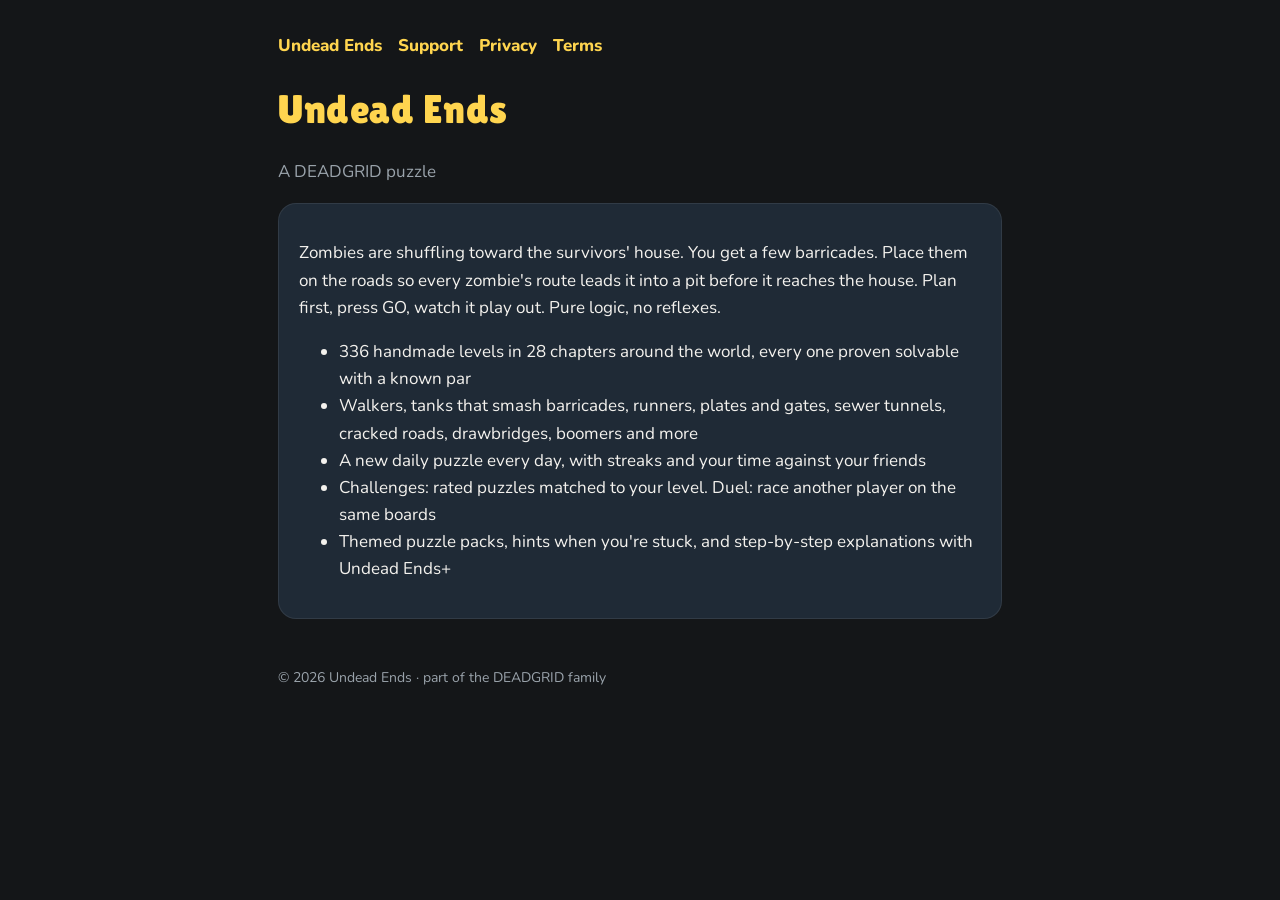
<file: index.html>
<!doctype html><html lang="en"><head><meta charset="utf-8"><meta name="viewport" content="width=device-width, initial-scale=1"><link rel="preconnect" href="https://fonts.googleapis.com"><link href="https://fonts.googleapis.com/css2?family=Lilita+One&family=Nunito:wght@400;800&display=swap" rel="stylesheet"><link rel="stylesheet" href="style.css"><title>Undead Ends</title></head><body><main><nav><a href="index.html">Undead Ends</a><a href="support.html">Support</a><a href="privacy.html">Privacy</a><a href="terms.html">Terms</a></nav>
<h1>Undead Ends</h1><p class="soft">A DEADGRID puzzle</p>
<div class="card"><p>Zombies are shuffling toward the survivors' house. You get a few barricades. Place them on the roads so every zombie's route leads it into a pit before it reaches the house. Plan first, press GO, watch it play out. Pure logic, no reflexes.</p>
<ul><li>336 handmade levels in 28 chapters around the world, every one proven solvable with a known par</li>
<li>Walkers, tanks that smash barricades, runners, plates and gates, sewer tunnels, cracked roads, drawbridges, boomers and more</li>
<li>A new daily puzzle every day, with streaks and your time against your friends</li>
<li>Challenges: rated puzzles matched to your level. Duel: race another player on the same boards</li>
<li>Themed puzzle packs, hints when you're stuck, and step-by-step explanations with Undead Ends+</li></ul></div>
<footer>© 2026 Undead Ends · part of the DEADGRID family</footer>
</main></body></html>
</file>
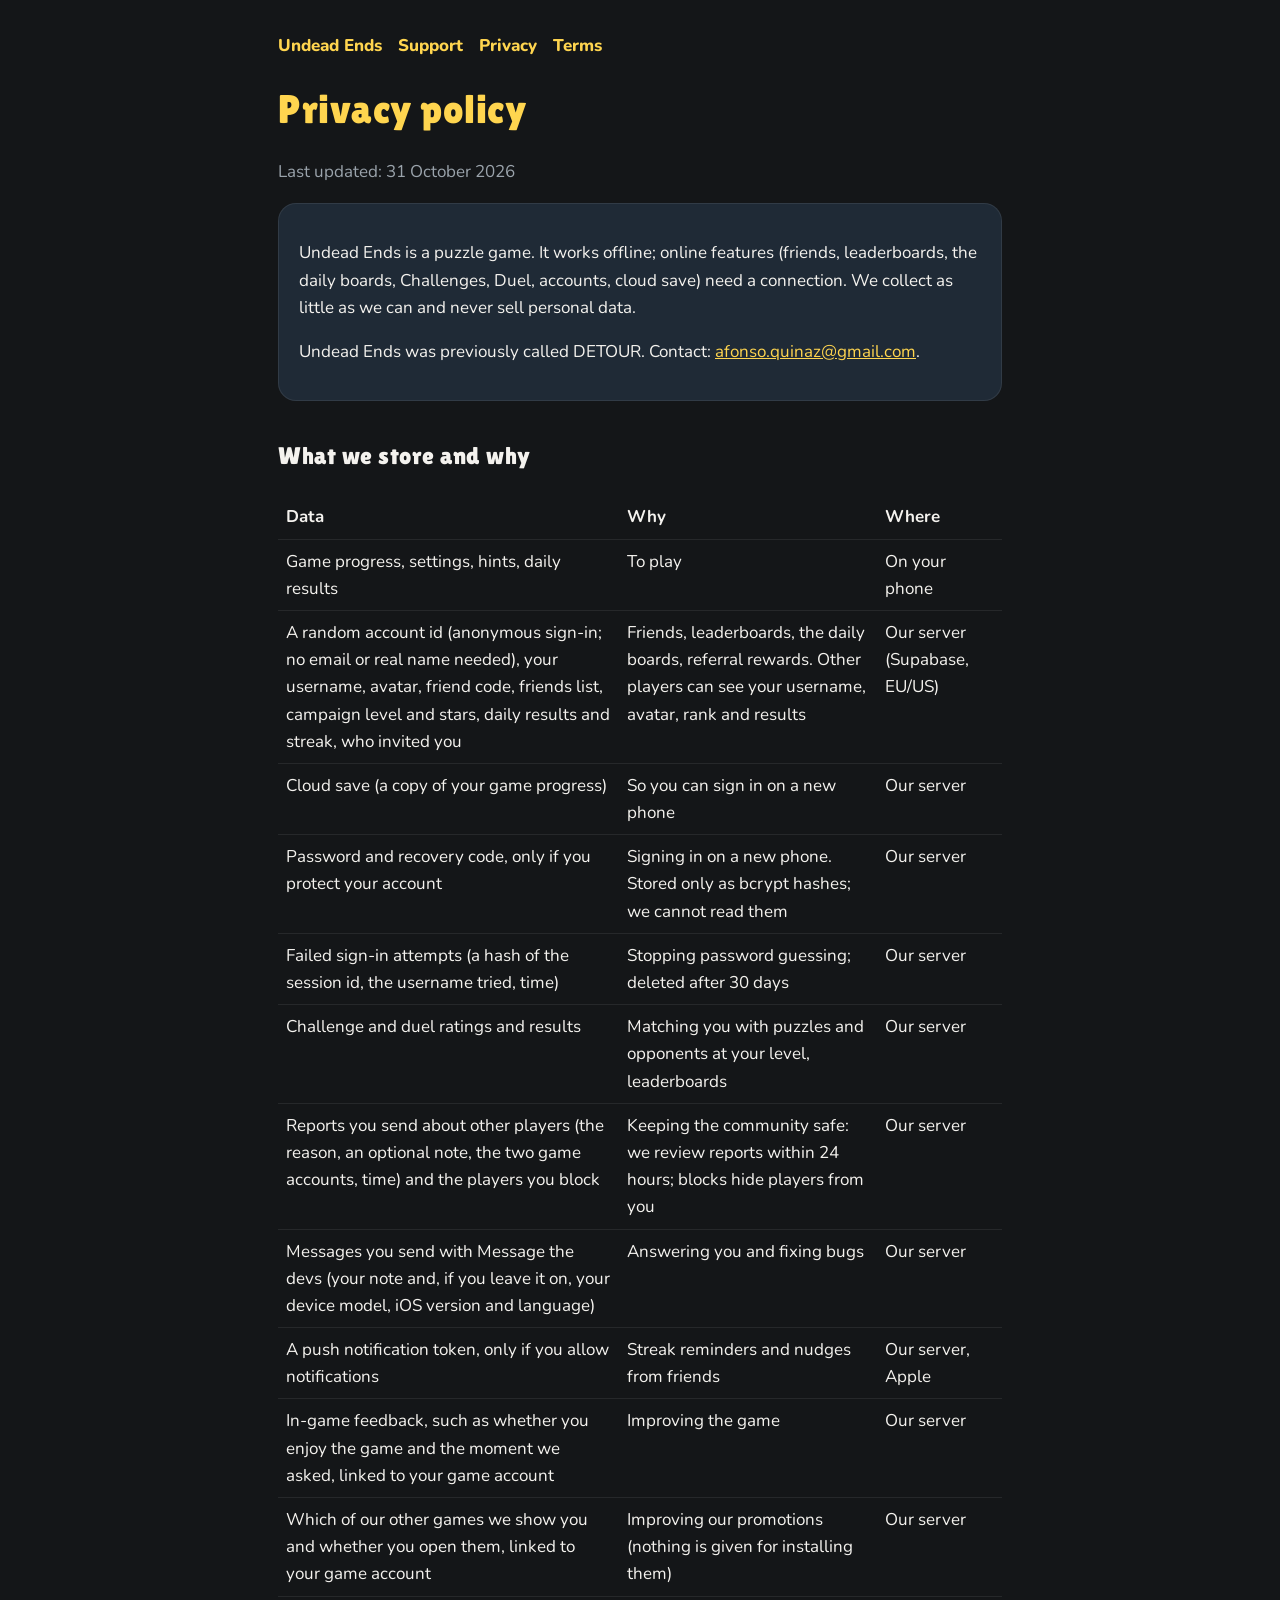
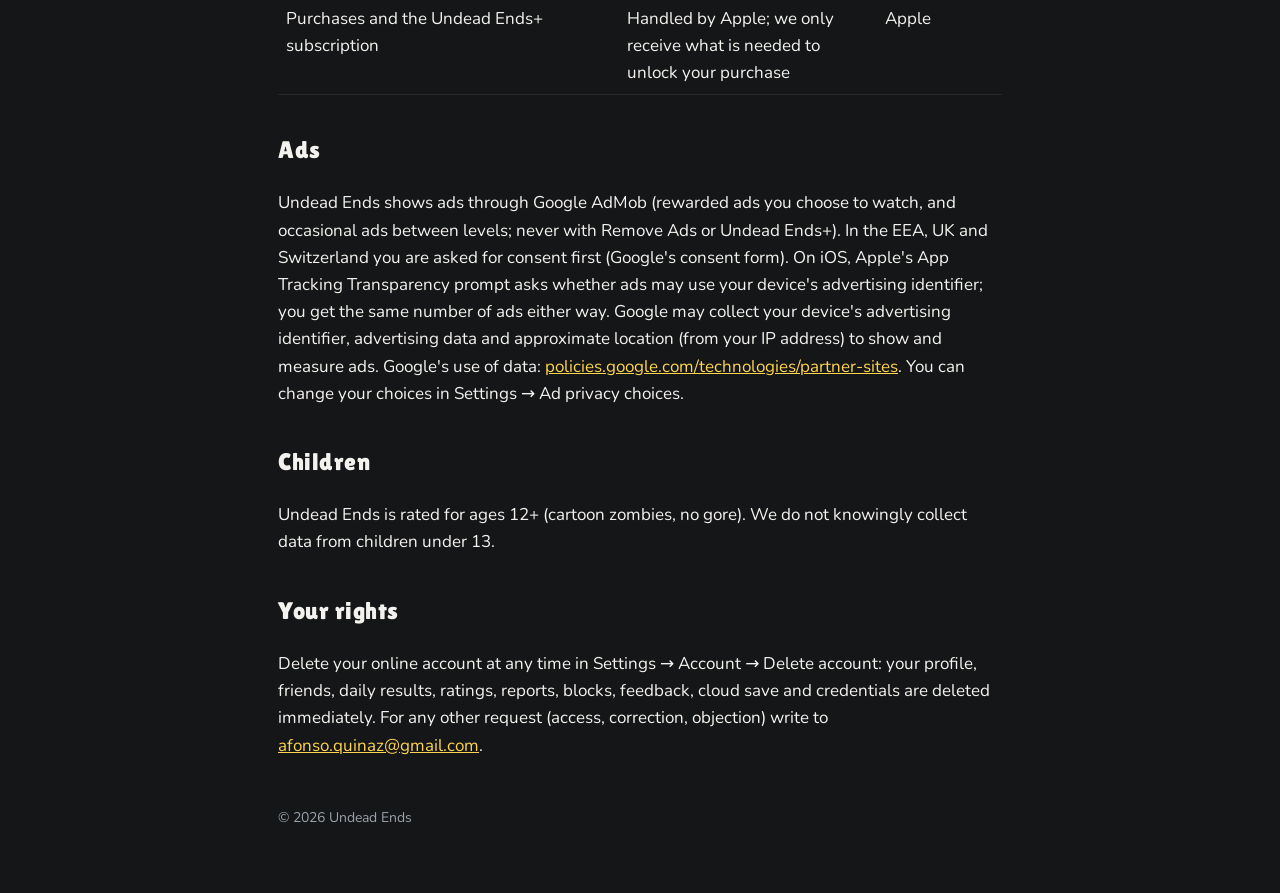
<file: privacy.html>
<!doctype html><html lang="en"><head><meta charset="utf-8"><meta name="viewport" content="width=device-width, initial-scale=1"><link rel="preconnect" href="https://fonts.googleapis.com"><link href="https://fonts.googleapis.com/css2?family=Lilita+One&family=Nunito:wght@400;800&display=swap" rel="stylesheet"><link rel="stylesheet" href="style.css"><title>Undead Ends · Privacy policy</title></head><body><main><nav><a href="index.html">Undead Ends</a><a href="support.html">Support</a><a href="privacy.html">Privacy</a><a href="terms.html">Terms</a></nav>
<h1>Privacy policy</h1><p class="soft">Last updated: 31 October 2026</p>
<div class="card"><p>Undead Ends is a puzzle game. It works offline; online features (friends, leaderboards, the daily boards, Challenges, Duel, accounts, cloud save) need a connection. We collect as little as we can and never sell personal data.</p><p>Undead Ends was previously called DETOUR. Contact: <a href="mailto:afonso.quinaz@gmail.com">afonso.quinaz@gmail.com</a>.</p></div>
<h2>What we store and why</h2>
<table><tr><th>Data</th><th>Why</th><th>Where</th></tr>
<tr><td>Game progress, settings, hints, daily results</td><td>To play</td><td>On your phone</td></tr>
<tr><td>A random account id (anonymous sign-in; no email or real name needed), your username, avatar, friend code, friends list, campaign level and stars, daily results and streak, who invited you</td><td>Friends, leaderboards, the daily boards, referral rewards. Other players can see your username, avatar, rank and results</td><td>Our server (Supabase, EU/US)</td></tr>
<tr><td>Cloud save (a copy of your game progress)</td><td>So you can sign in on a new phone</td><td>Our server</td></tr>
<tr><td>Password and recovery code, only if you protect your account</td><td>Signing in on a new phone. Stored only as bcrypt hashes; we cannot read them</td><td>Our server</td></tr>
<tr><td>Failed sign-in attempts (a hash of the session id, the username tried, time)</td><td>Stopping password guessing; deleted after 30 days</td><td>Our server</td></tr>
<tr><td>Challenge and duel ratings and results</td><td>Matching you with puzzles and opponents at your level, leaderboards</td><td>Our server</td></tr>
<tr><td>Reports you send about other players (the reason, an optional note, the two game accounts, time) and the players you block</td><td>Keeping the community safe: we review reports within 24 hours; blocks hide players from you</td><td>Our server</td></tr>
<tr><td>Messages you send with Message the devs (your note and, if you leave it on, your device model, iOS version and language)</td><td>Answering you and fixing bugs</td><td>Our server</td></tr>
<tr><td>A push notification token, only if you allow notifications</td><td>Streak reminders and nudges from friends</td><td>Our server, Apple</td></tr>
<tr><td>In-game feedback, such as whether you enjoy the game and the moment we asked, linked to your game account</td><td>Improving the game</td><td>Our server</td></tr>
<tr><td>Which of our other games we show you and whether you open them, linked to your game account</td><td>Improving our promotions (nothing is given for installing them)</td><td>Our server</td></tr>
<tr><td>Purchases and the Undead Ends+ subscription</td><td>Handled by Apple; we only receive what is needed to unlock your purchase</td><td>Apple</td></tr>
</table>
<h2>Ads</h2>
<p>Undead Ends shows ads through Google AdMob (rewarded ads you choose to watch, and occasional ads between levels; never with Remove Ads or Undead Ends+). In the EEA, UK and Switzerland you are asked for consent first (Google's consent form). On iOS, Apple's App Tracking Transparency prompt asks whether ads may use your device's advertising identifier; you get the same number of ads either way. Google may collect your device's advertising identifier, advertising data and approximate location (from your IP address) to show and measure ads. Google's use of data: <a href="https://policies.google.com/technologies/partner-sites">policies.google.com/technologies/partner-sites</a>. You can change your choices in Settings → Ad privacy choices.</p>
<h2>Children</h2><p>Undead Ends is rated for ages 12+ (cartoon zombies, no gore). We do not knowingly collect data from children under 13.</p>
<h2>Your rights</h2><p>Delete your online account at any time in Settings → Account → Delete account: your profile, friends, daily results, ratings, reports, blocks, feedback, cloud save and credentials are deleted immediately. For any other request (access, correction, objection) write to <a href="mailto:afonso.quinaz@gmail.com">afonso.quinaz@gmail.com</a>.</p>
<footer>© 2026 Undead Ends</footer>
</main></body></html>
</file>
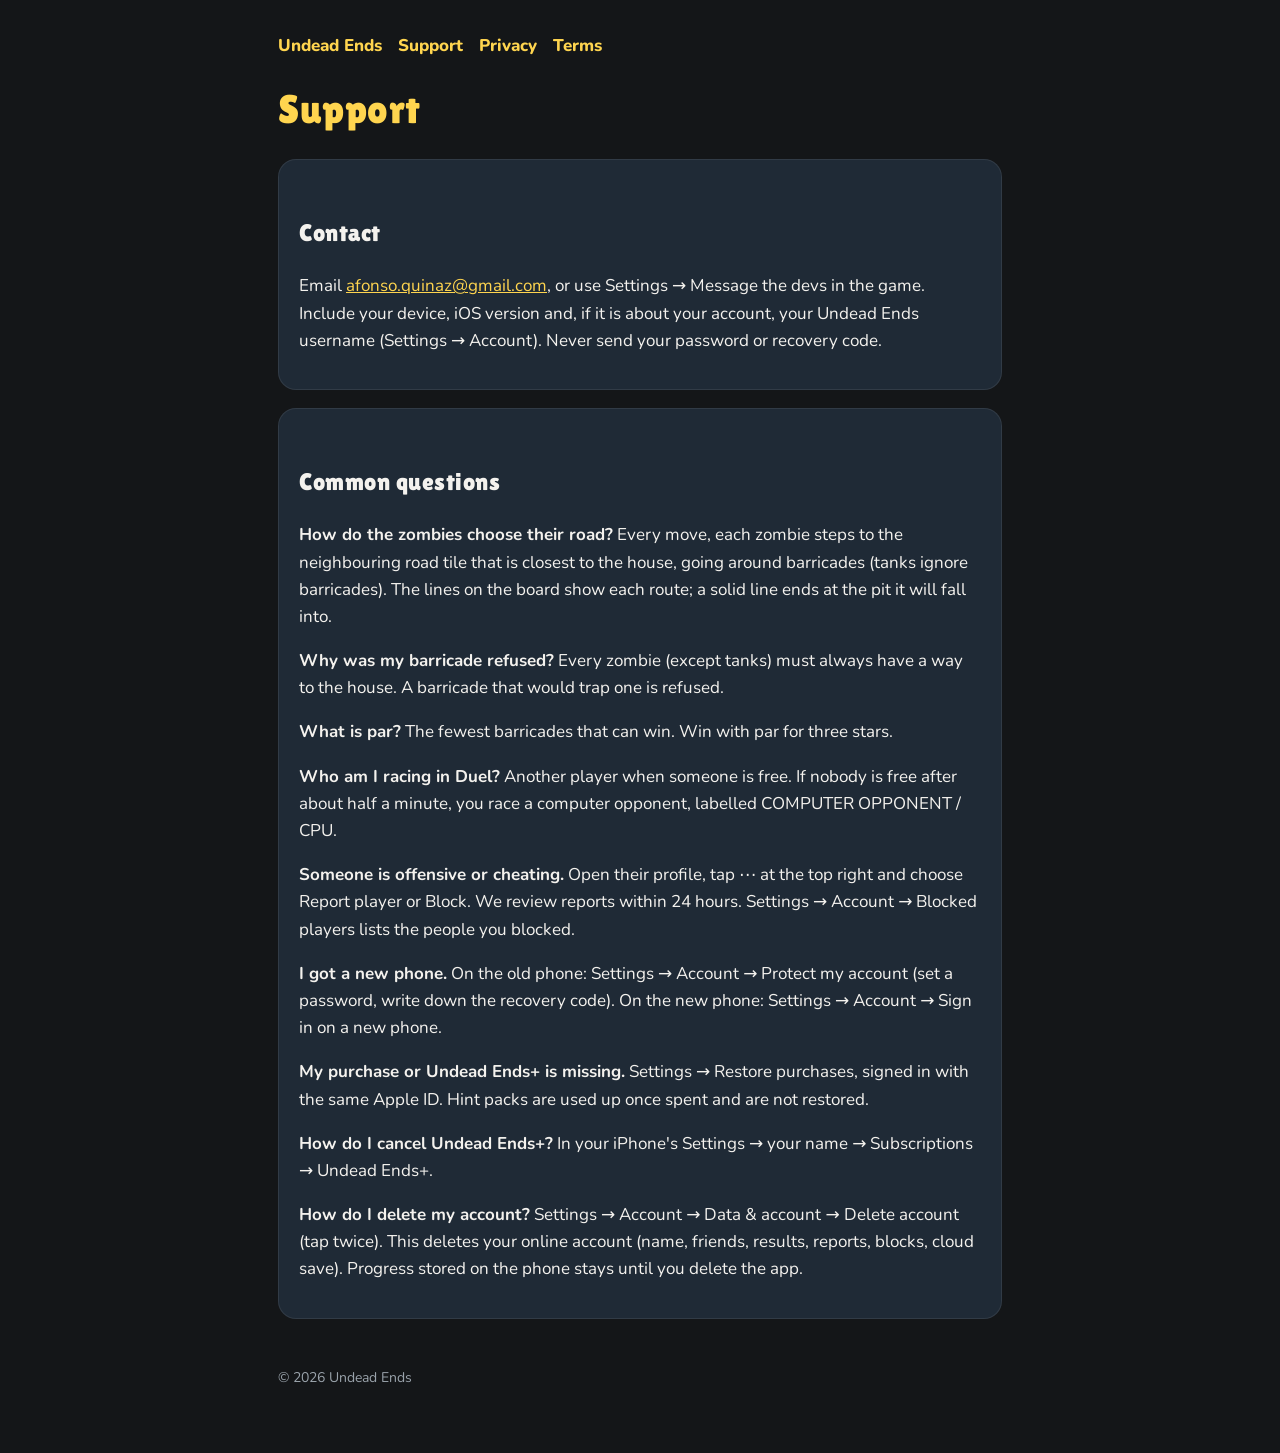
<file: support.html>
<!doctype html><html lang="en"><head><meta charset="utf-8"><meta name="viewport" content="width=device-width, initial-scale=1"><link rel="preconnect" href="https://fonts.googleapis.com"><link href="https://fonts.googleapis.com/css2?family=Lilita+One&family=Nunito:wght@400;800&display=swap" rel="stylesheet"><link rel="stylesheet" href="style.css"><title>Undead Ends · Support</title></head><body><main><nav><a href="index.html">Undead Ends</a><a href="support.html">Support</a><a href="privacy.html">Privacy</a><a href="terms.html">Terms</a></nav>
<h1>Support</h1>
<div class="card"><h2>Contact</h2><p>Email <a href="mailto:afonso.quinaz@gmail.com">afonso.quinaz@gmail.com</a>, or use Settings → Message the devs in the game. Include your device, iOS version and, if it is about your account, your Undead Ends username (Settings → Account). Never send your password or recovery code.</p></div>
<div class="card"><h2>Common questions</h2>
<p><b>How do the zombies choose their road?</b> Every move, each zombie steps to the neighbouring road tile that is closest to the house, going around barricades (tanks ignore barricades). The lines on the board show each route; a solid line ends at the pit it will fall into.</p>
<p><b>Why was my barricade refused?</b> Every zombie (except tanks) must always have a way to the house. A barricade that would trap one is refused.</p>
<p><b>What is par?</b> The fewest barricades that can win. Win with par for three stars.</p>
<p><b>Who am I racing in Duel?</b> Another player when someone is free. If nobody is free after about half a minute, you race a computer opponent, labelled COMPUTER OPPONENT / CPU.</p>
<p><b>Someone is offensive or cheating.</b> Open their profile, tap ⋯ at the top right and choose Report player or Block. We review reports within 24 hours. Settings → Account → Blocked players lists the people you blocked.</p>
<p><b>I got a new phone.</b> On the old phone: Settings → Account → Protect my account (set a password, write down the recovery code). On the new phone: Settings → Account → Sign in on a new phone.</p>
<p><b>My purchase or Undead Ends+ is missing.</b> Settings → Restore purchases, signed in with the same Apple ID. Hint packs are used up once spent and are not restored.</p>
<p><b>How do I cancel Undead Ends+?</b> In your iPhone's Settings → your name → Subscriptions → Undead Ends+.</p>
<p><b>How do I delete my account?</b> Settings → Account → Data &amp; account → Delete account (tap twice). This deletes your online account (name, friends, results, reports, blocks, cloud save). Progress stored on the phone stays until you delete the app.</p></div>
<footer>© 2026 Undead Ends</footer>
</main></body></html>
</file>
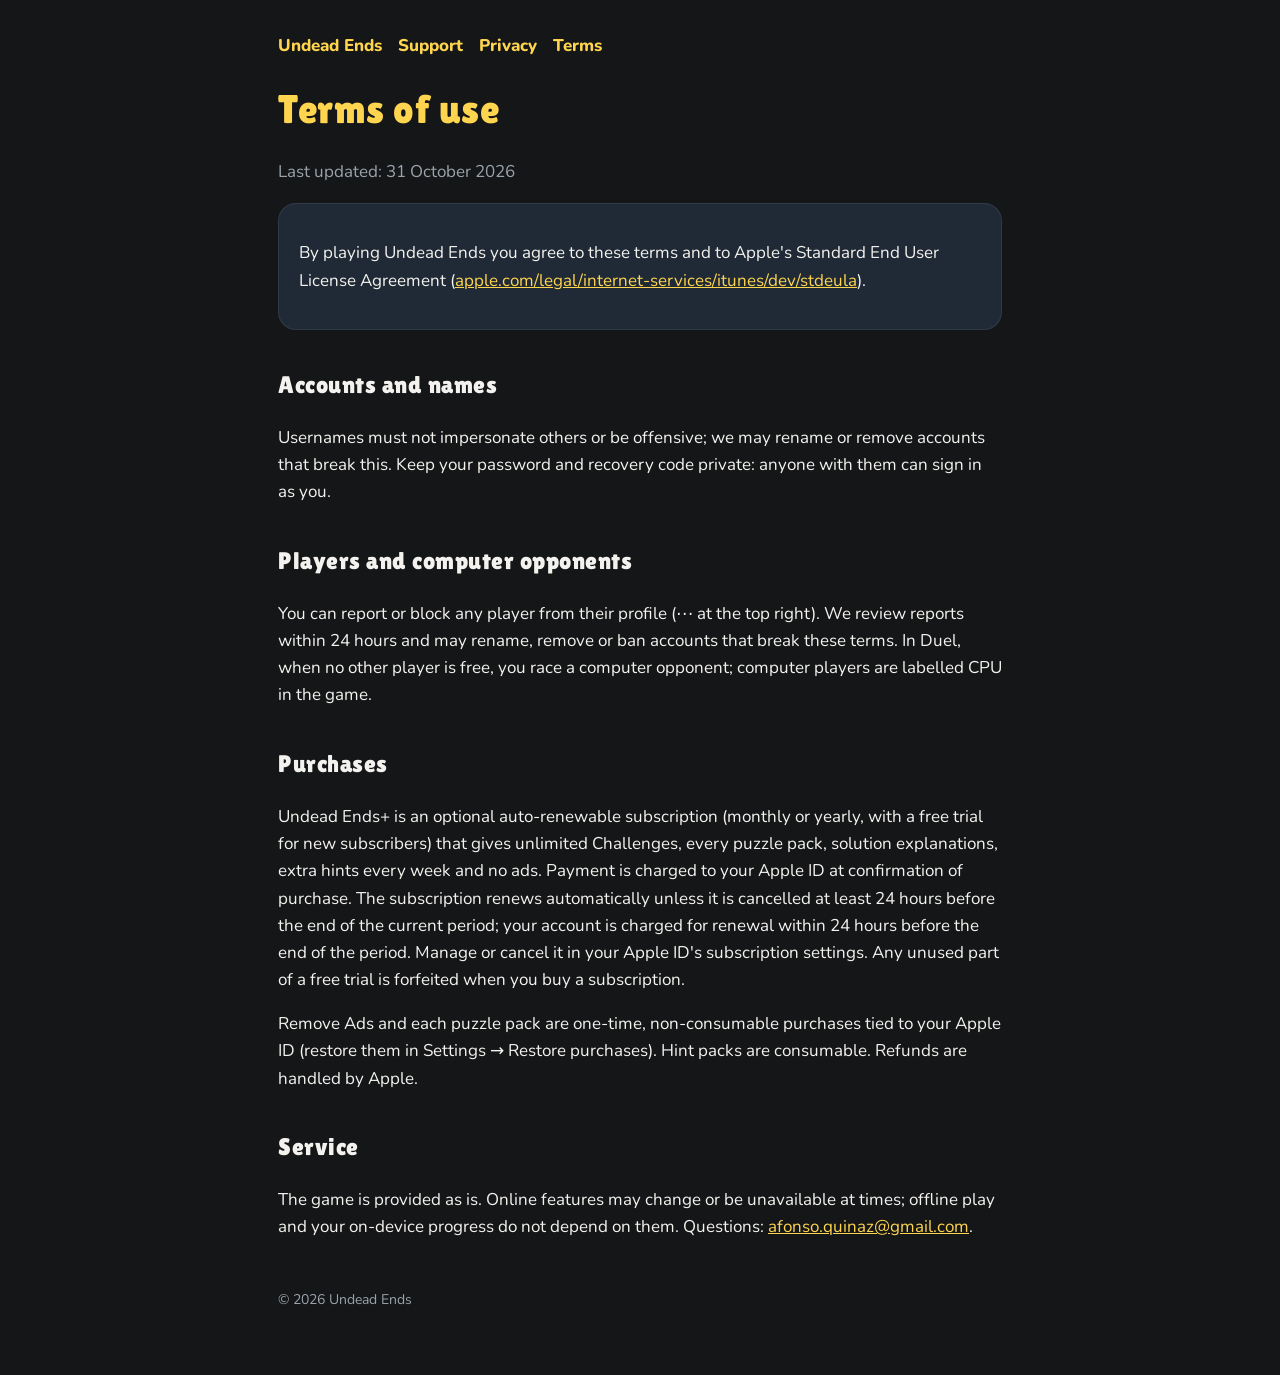
<file: terms.html>
<!doctype html><html lang="en"><head><meta charset="utf-8"><meta name="viewport" content="width=device-width, initial-scale=1"><link rel="preconnect" href="https://fonts.googleapis.com"><link href="https://fonts.googleapis.com/css2?family=Lilita+One&family=Nunito:wght@400;800&display=swap" rel="stylesheet"><link rel="stylesheet" href="style.css"><title>Undead Ends · Terms of use</title></head><body><main><nav><a href="index.html">Undead Ends</a><a href="support.html">Support</a><a href="privacy.html">Privacy</a><a href="terms.html">Terms</a></nav>
<h1>Terms of use</h1><p class="soft">Last updated: 31 October 2026</p>
<div class="card"><p>By playing Undead Ends you agree to these terms and to Apple's Standard End User License Agreement (<a href="https://www.apple.com/legal/internet-services/itunes/dev/stdeula/">apple.com/legal/internet-services/itunes/dev/stdeula</a>).</p></div>
<h2>Accounts and names</h2><p>Usernames must not impersonate others or be offensive; we may rename or remove accounts that break this. Keep your password and recovery code private: anyone with them can sign in as you.</p>
<h2>Players and computer opponents</h2><p>You can report or block any player from their profile (⋯ at the top right). We review reports within 24 hours and may rename, remove or ban accounts that break these terms. In Duel, when no other player is free, you race a computer opponent; computer players are labelled CPU in the game.</p>
<h2>Purchases</h2><p>Undead Ends+ is an optional auto-renewable subscription (monthly or yearly, with a free trial for new subscribers) that gives unlimited Challenges, every puzzle pack, solution explanations, extra hints every week and no ads. Payment is charged to your Apple ID at confirmation of purchase. The subscription renews automatically unless it is cancelled at least 24 hours before the end of the current period; your account is charged for renewal within 24 hours before the end of the period. Manage or cancel it in your Apple ID's subscription settings. Any unused part of a free trial is forfeited when you buy a subscription.</p>
<p>Remove Ads and each puzzle pack are one-time, non-consumable purchases tied to your Apple ID (restore them in Settings → Restore purchases). Hint packs are consumable. Refunds are handled by Apple.</p>
<h2>Service</h2><p>The game is provided as is. Online features may change or be unavailable at times; offline play and your on-device progress do not depend on them. Questions: <a href="mailto:afonso.quinaz@gmail.com">afonso.quinaz@gmail.com</a>.</p>
<footer>© 2026 Undead Ends</footer>
</main></body></html>
</file>
<file: style.css>
:root { --bg: #141618; --card: #1f2a36; --ink: #f4f2ee; --soft: #9aa3ab; --gold: #ffd54f; --accent: #ff5d3b; }
* { box-sizing: border-box; }
body { margin: 0; background: var(--bg); color: var(--ink); font: 17px/1.6 "Nunito", system-ui, -apple-system, sans-serif; }
main { max-width: 760px; margin: 0 auto; padding: 32px 18px 64px; }
h1, h2, .logo { font-family: "Lilita One", "Nunito", sans-serif; font-weight: 400; letter-spacing: .5px; }
h1 { font-size: 40px; margin: 8px 0 4px; color: var(--gold); }
h2 { font-size: 24px; margin-top: 36px; }
a { color: var(--gold); }
.card { background: var(--card); border-radius: 18px; padding: 18px 20px; margin: 18px 0; border: 1px solid rgba(255,255,255,.08); }
.soft { color: var(--soft); }
nav { display: flex; gap: 16px; flex-wrap: wrap; margin-bottom: 18px; }
nav a { text-decoration: none; font-weight: 800; }
footer { margin-top: 48px; color: var(--soft); font-size: 14px; }
table { border-collapse: collapse; width: 100%; }
td, th { text-align: left; padding: 8px; border-bottom: 1px solid rgba(255,255,255,.08); vertical-align: top; }
</file>
